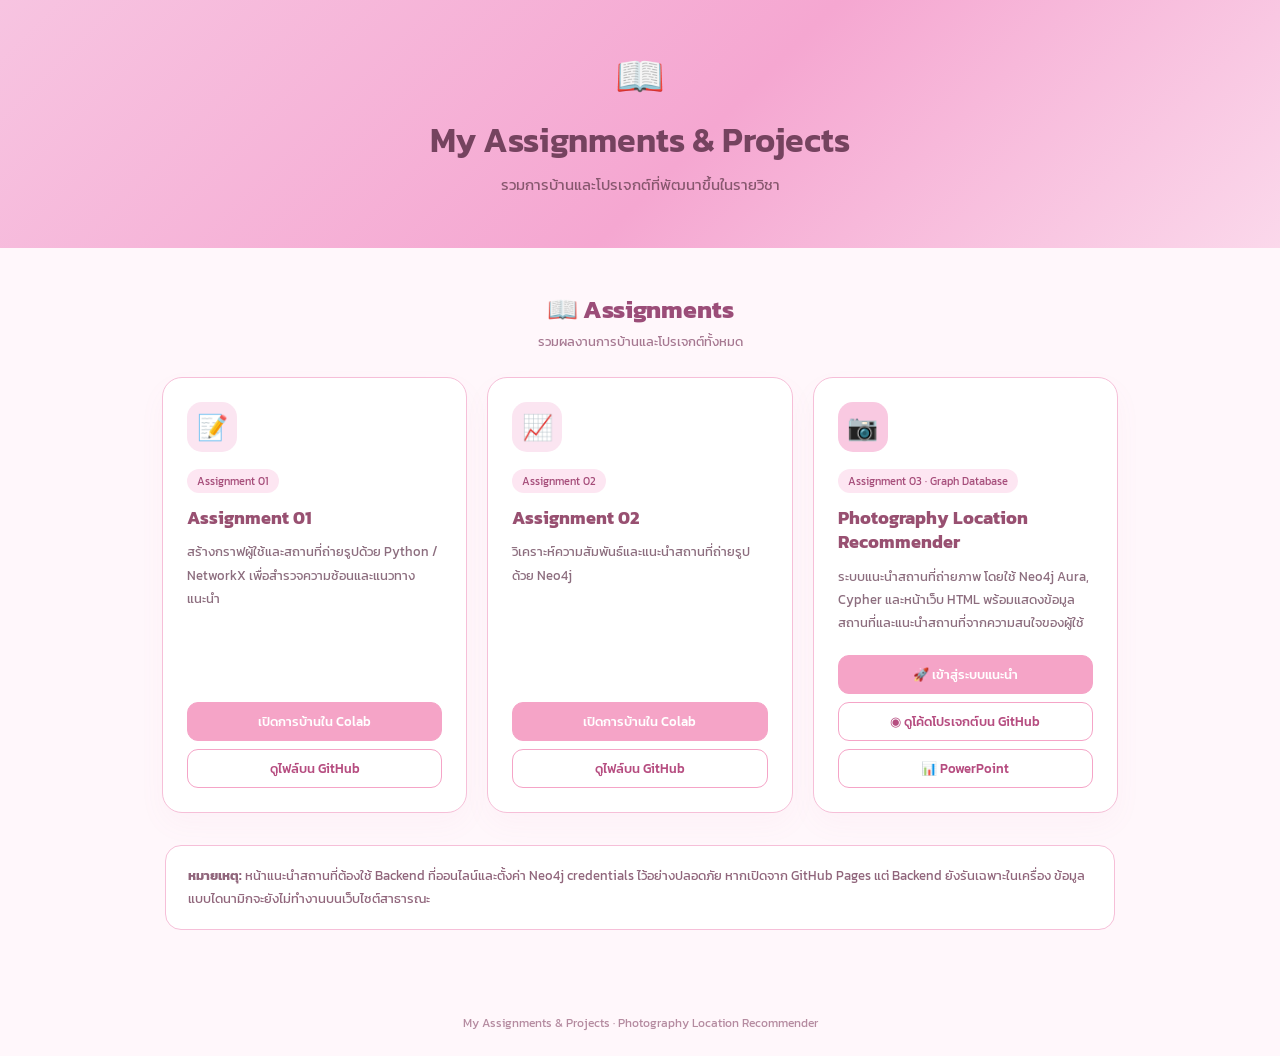
<file: index.html>
<!doctype html>
<html lang="th">
<head>
<meta charset="utf-8"><meta name="viewport" content="width=device-width, initial-scale=1">
<title>Portfolio | ณฐกาญจน์ โพธิ์ทอง 664245008</title>

<meta property="og:title" content="Portfolio | ณฐกาญจน์ โพธิ์ทอง 664245008">
<meta property="og:description" content="My Assignments & Projects | Photography Location Recommender">
<meta property="og:url" content="https://natakan-twui.github.io/Photography1/">
<meta property="og:type" content="website">
<link rel="preconnect" href="https://fonts.googleapis.com">
<link href="https://fonts.googleapis.com/css2?family=Kanit:wght@300;400;500;600;700&family=Prompt:wght@300;400;500;600&display=swap" rel="stylesheet">
<style>
:root{--pink:#f5a4c7;--pink2:#f9c9e1;--dark:#75435f;--text:#80566c;--line:#f6bfd8;--pale:#fff7fb;--hot:#d96e9e}*{box-sizing:border-box}body{margin:0;background:var(--pale);font-family:'Kanit',sans-serif;color:var(--dark)}.hero{min-height:248px;background:linear-gradient(135deg,#f7c4e1,#f5a7d1 55%,#fbd8eb);display:flex;flex-direction:column;align-items:center;justify-content:center;text-align:center;padding:42px 18px}.book{font-size:40px;line-height:1.2;margin-bottom:15px}.hero h1{font-size:clamp(27px,4vw,34px);margin:0 0 8px;font-weight:600}.hero p{margin:0;color:#87576e;font-size:15px}.wrap{max-width:1000px;margin:42px auto 60px;padding:0 22px}.section-title{text-align:center;margin-bottom:26px}.section-title h2{font-size:25px;margin:0 0 4px;color:#9b4d78}.section-title p{font-size:13px;color:#a67891;margin:0}.cards{display:grid;grid-template-columns:repeat(3,minmax(0,1fr));gap:20px}.card{background:white;border:1px solid var(--line);border-radius:20px;padding:24px;min-height:365px;display:flex;flex-direction:column;box-shadow:0 12px 28px #d779a10b}.ico{width:50px;height:50px;border-radius:15px;background:#fbe5f1;display:grid;place-items:center;font-size:25px;margin-bottom:17px}.tag{align-self:flex-start;background:#fde6f2;color:#a54c79;border-radius:20px;padding:4px 10px;font-size:11px;margin-bottom:13px}.card h3{font-size:18px;line-height:1.35;margin:0 0 10px;color:#985071}.card p{font-size:13px;line-height:1.8;color:#8c6d7e;margin:0 0 20px}.actions{margin-top:auto;display:grid;gap:8px}.btn{display:block;text-align:center;text-decoration:none;border:1px solid var(--pink);border-radius:11px;padding:9px 12px;font-size:13px;font-weight:500;color:#b64d80;background:white}.btn.primary{background:var(--pink);color:white;border-color:var(--pink)}.btn.primary:hover{background:var(--hot)}.btn:hover{transform:translateY(-1px)}.notice{margin:32px auto 0;max-width:950px;border:1px solid var(--line);background:white;border-radius:16px;padding:18px 22px;font-size:13px;line-height:1.8;color:#90657b}footer{text-align:center;padding:24px 16px;color:#b58ba0;font-size:12px}@media(max-width:800px){.cards{grid-template-columns:repeat(2,minmax(0,1fr))}}@media(max-width:560px){.cards{grid-template-columns:1fr}.card{min-height:unset}.hero{min-height:220px}.wrap{margin-top:30px}}
</style></head>
<body>
<header class="hero"><div class="book" aria-hidden="true">📖</div><h1>My Assignments &amp; Projects</h1><p>รวมการบ้านและโปรเจกต์ที่พัฒนาขึ้นในรายวิชา</p></header>
<main class="wrap"><section><div class="section-title"><h2>📖 Assignments</h2><p>รวมผลงานการบ้านและโปรเจกต์ทั้งหมด</p></div>
<div class="cards">
<article class="card"><div class="ico">📝</div><span class="tag">Assignment 01</span><h3>Assignment 01</h3><p>สร้างกราฟผู้ใช้และสถานที่ถ่ายรูปด้วย Python / NetworkX เพื่อสำรวจความซ้อนและแนวทางแนะนำ</p><div class="actions"><a class="btn primary" href="https://colab.research.google.com/drive/1KReQdISRV7UbLXsSTArEgn7hAZqRoPpU?usp=sharing" target="_blank" rel="noopener" aria-label="เปิด Assignment 01 ใน Colab">เปิดการบ้านใน Colab</a><a class="btn" href="https://github.com/natakan-twui/Photography1" target="_blank" rel="noreferrer">ดูไฟล์บน GitHub</a></div></article>
<article class="card"><div class="ico">📈</div><span class="tag">Assignment 02</span><h3>Assignment 02</h3><p>วิเคราะห์ความสัมพันธ์และแนะนำสถานที่ถ่ายรูปด้วย Neo4j</p><div class="actions"><a class="btn primary" href="https://colab.research.google.com/drive/1FpNeX8RRpCtXqLM62FXjcIo51KREeRjw?usp=sharing" target="_blank" rel="noopener" aria-label="เปิด Assignment 02 ใน Colab">เปิดการบ้านใน Colab</a><a class="btn" href="https://github.com/natakan-twui/Photography1" target="_blank" rel="noreferrer">ดูไฟล์บน GitHub</a></div></article>
<article class="card"><div class="ico" style="background:#f9c9e1">📷</div><span class="tag">Assignment 03 · Graph Database</span><h3>Photography Location Recommender</h3><p>ระบบแนะนำสถานที่ถ่ายภาพ โดยใช้ Neo4j Aura, Cypher และหน้าเว็บ HTML พร้อมแสดงข้อมูลสถานที่และแนะนำสถานที่จากความสนใจของผู้ใช้</p><div class="actions"><a class="btn primary" href="./app.html">🚀 เข้าสู่ระบบแนะนำ</a><a class="btn" href="https://github.com/natakan-twui/Photography1" target="_blank" rel="noreferrer">◉ ดูโค้ดโปรเจกต์บน GitHub</a><a class="btn" href="./Photography_Location_Recommender_Presentation.pptx" download>📊 PowerPoint</a></div></article>
</div>
<div class="notice"><strong>หมายเหตุ:</strong> หน้าแนะนำสถานที่ต้องใช้ Backend ที่ออนไลน์และตั้งค่า Neo4j credentials ไว้อย่างปลอดภัย หากเปิดจาก GitHub Pages แต่ Backend ยังรันเฉพาะในเครื่อง ข้อมูลแบบไดนามิกจะยังไม่ทำงานบนเว็บไซต์สาธารณะ</div>
</section></main><footer>My Assignments &amp; Projects · Photography Location Recommender</footer>
</body></html>
</file>
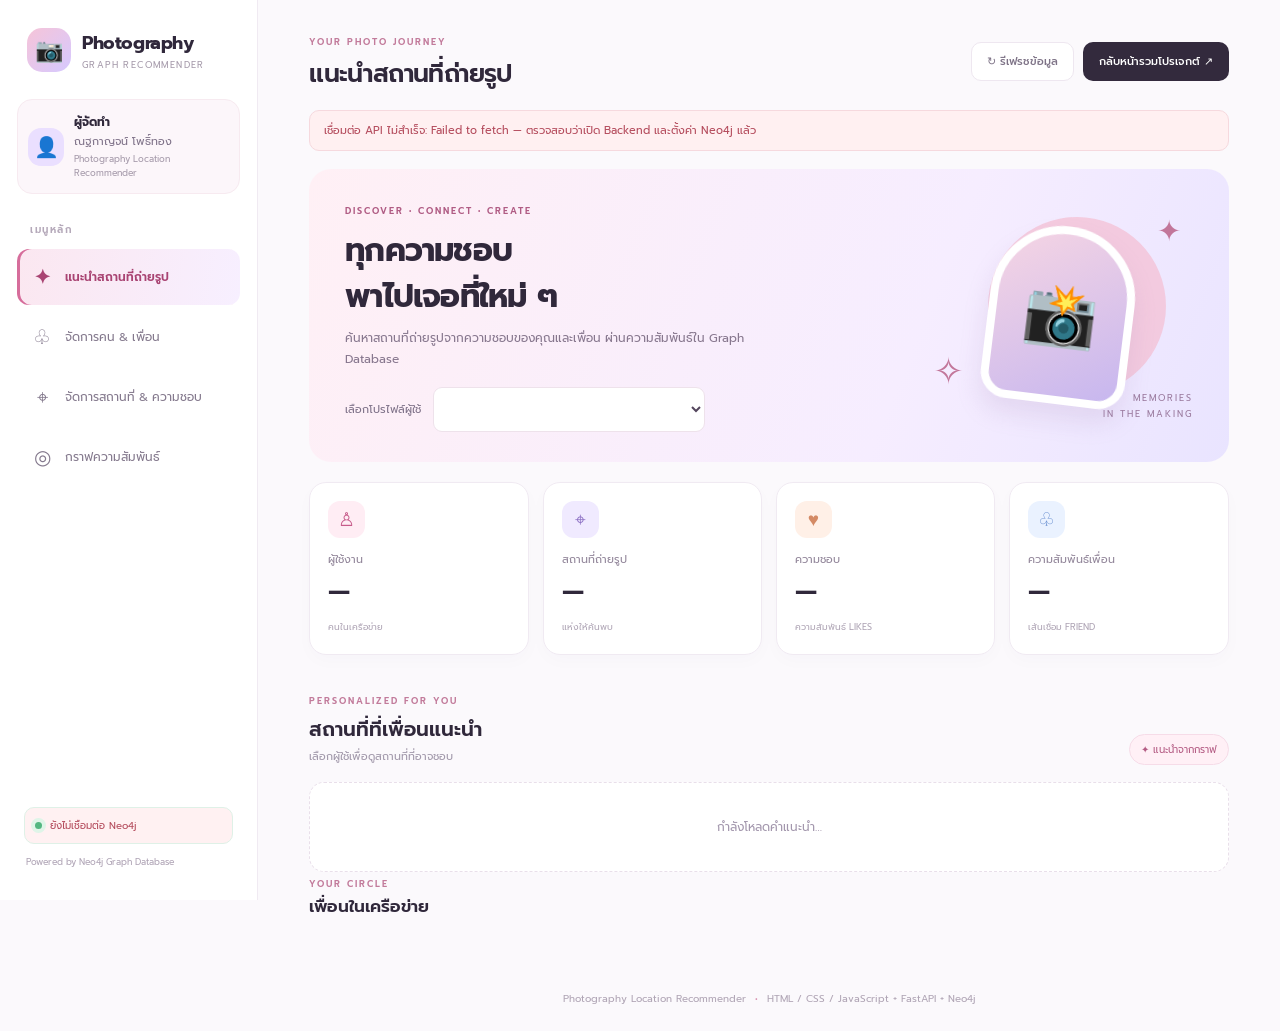
<file: app.html>
<!doctype html>
<html lang="th">
<head>
<meta charset="utf-8"><meta name="viewport" content="width=device-width, initial-scale=1">
<title>Photography Location Recommender</title>
<link rel="preconnect" href="https://fonts.googleapis.com"><link href="https://fonts.googleapis.com/css2?family=Kanit:wght@300;400;500;600;700&family=Prompt:wght@300;400;500;600&display=swap" rel="stylesheet">
<link rel="stylesheet" href="./styles.css">
</head>
<body>
<div class="app-shell">
  <aside class="sidebar">
    <div class="brand"><div class="brand-icon">📷</div><div><strong>Photography</strong><small>GRAPH RECOMMENDER</small></div></div>
    <div class="profile-mini"><div class="avatar">👤</div><div><b>ผู้จัดทำ</b><span>ณฐกาญจน์ โพธิ์ทอง</span><small>Photography Location Recommender</small></div></div>
    <div class="nav-label">เมนูหลัก</div>
    <button class="nav-item active" data-page="dashboard"><span>✦</span> แนะนำสถานที่ถ่ายรูป</button>
    <button class="nav-item" data-page="people"><span>♧</span> จัดการคน & เพื่อน</button>
    <button class="nav-item" data-page="places"><span>⌖</span> จัดการสถานที่ & ความชอบ</button>
    <button class="nav-item" data-page="graph"><span>◎</span> กราฟความสัมพันธ์</button>
    <div class="sidebar-bottom"><div class="db-pill"><span class="pulse"></span><span id="connection-label">กำลังตรวจสอบ Neo4j…</span></div><small>Powered by Neo4j Graph Database</small></div>
  </aside>
  <main class="main">
    <header class="topbar"><div><span class="eyebrow">YOUR PHOTO JOURNEY</span><h1 id="page-title">แนะนำสถานที่ถ่ายรูป</h1></div><div class="top-actions"><button class="btn btn-quiet" id="refresh-btn">↻ รีเฟรชข้อมูล</button><a class="btn btn-dark" href="https://natakan-twui.github.io/Photography/" target="_blank" rel="noreferrer">กลับหน้ารวมโปรเจกต์ ↗</a></div></header>
    <div id="notice" class="notice hidden" role="status"></div>
    <section class="page active" id="page-dashboard">
      <div class="hero-banner"><div class="hero-copy"><span class="hero-tag">DISCOVER • CONNECT • CREATE</span><h2>ทุกความชอบ<br>พาไปเจอที่ใหม่ ๆ</h2><p>ค้นหาสถานที่ถ่ายรูปจากความชอบของคุณและเพื่อน ผ่านความสัมพันธ์ใน Graph Database</p><div class="hero-select"><label for="dash-user">เลือกโปรไฟล์ผู้ใช้</label><select id="dash-user"></select></div></div><div class="hero-art"><div class="sun"></div><div class="art-frame">📸</div><span class="float-star star1">✦</span><span class="float-star star2">✧</span><span class="art-caption">MEMORIES<br>IN THE MAKING</span></div></div>
      <div class="metrics-grid"><div class="metric-card"><div class="metric-icon pink">♙</div><span>ผู้ใช้งาน</span><strong id="metric-users">—</strong><small>คนในเครือข่าย</small></div><div class="metric-card"><div class="metric-icon violet">⌖</div><span>สถานที่ถ่ายรูป</span><strong id="metric-locations">—</strong><small>แห่งให้ค้นพบ</small></div><div class="metric-card"><div class="metric-icon peach">♥</div><span>ความชอบ</span><strong id="metric-likes">—</strong><small>ความสัมพันธ์ LIKES</small></div><div class="metric-card"><div class="metric-icon blue">♧</div><span>ความสัมพันธ์เพื่อน</span><strong id="metric-friends">—</strong><small>เส้นเชื่อม FRIEND</small></div></div>
      <div class="section-heading"><div><span class="eyebrow">PERSONALIZED FOR YOU</span><h2>สถานที่ที่เพื่อนแนะนำ</h2><p id="recommend-subtitle">เลือกผู้ใช้เพื่อดูสถานที่ที่อาจชอบ</p></div><span class="soft-badge">✦ แนะนำจากกราฟ</span></div>
      <div id="recommendations" class="place-grid"><div class="empty-state">กำลังโหลดคำแนะนำ…</div></div>
      <div class="section-heading compact"><div><span class="eyebrow">YOUR CIRCLE</span><h2>เพื่อนในเครือข่าย</h2></div></div><div id="friend-chips" class="friend-list"></div>
    </section>
    <section class="page" id="page-people">
      <div class="page-intro"><span class="eyebrow">PEOPLE & CONNECTIONS</span><h2>จัดการคนและเพื่อน</h2><p>เพิ่มผู้ใช้ สร้างความสัมพันธ์ หรือจัดการข้อมูลที่อยู่ใน Neo4j</p></div>
      <div class="management-grid">
        <div class="panel"><div class="panel-title"><span class="panel-icon">＋</span><div><h3>เพิ่มคนใหม่</h3><p>สร้างโหนด User ในฐานข้อมูล</p></div></div><form id="add-user-form" class="form-stack"><label>ชื่อผู้ใช้<input name="name" placeholder="เช่น Alex" required maxlength="100"></label><button class="btn btn-primary" type="submit">＋ เพิ่มผู้ใช้</button></form></div>
        <div class="panel"><div class="panel-title"><span class="panel-icon lilac">♧</span><div><h3>เพิ่มความสัมพันธ์เพื่อน</h3><p>เชื่อมผู้ใช้สองคนเข้าด้วยกัน</p></div></div><form id="add-friend-form" class="form-stack"><label>ผู้ใช้คนที่ 1<select name="person1" id="friend-one" required></select></label><label>ผู้ใช้คนที่ 2<select name="person2" id="friend-two" required></select></label><button class="btn btn-primary" type="submit">↔ สร้างความสัมพันธ์</button></form></div>
      </div>
      <div class="panel table-panel"><div class="section-heading compact"><div><h2>รายชื่อผู้ใช้</h2><p>ผู้ใช้ทั้งหมดที่บันทึกอยู่ใน Graph</p></div><span class="count-badge" id="people-count">0 คน</span></div><div id="people-table"></div></div>
      <div class="panel table-panel"><div class="section-heading compact"><div><h2>ความสัมพันธ์เพื่อน</h2><p>ลบเส้นความสัมพันธ์ได้โดยไม่ลบผู้ใช้</p></div></div><div id="friend-table"></div></div>
    </section>
    <section class="page" id="page-places">
      <div class="page-intro"><span class="eyebrow">LOCATIONS & LIKES</span><h2>จัดการสถานที่และความชอบ</h2><p>เพิ่มสถานที่พร้อม URL รูปภาพ และบันทึกว่าผู้ใช้ชอบสถานที่ใด</p></div>
      <div class="management-grid">
        <div class="panel"><div class="panel-title"><span class="panel-icon">⌖</span><div><h3>เพิ่มสถานที่</h3><p>ข้อมูลจะถูกบันทึกเป็นโหนด Location</p></div></div><form id="add-location-form" class="form-stack"><label>ชื่อสถานที่<input name="name" placeholder="เช่น สวนเบญจกิติ" required maxlength="200"></label><label>URL รูปภาพ (ถ้ามี)<input name="image" type="url" placeholder="https://example.com/photo.jpg"></label><button class="btn btn-primary" type="submit">＋ เพิ่มสถานที่</button></form></div>
        <div class="panel"><div class="panel-title"><span class="panel-icon peach">♥</span><div><h3>บันทึกสถานที่ที่ชอบ</h3><p>สร้างความสัมพันธ์ User → LIKES → Location</p></div></div><form id="add-like-form" class="form-stack"><label>ผู้ใช้<select id="like-user" name="user" required></select></label><label>สถานที่<select id="like-location" name="location" required></select></label><button class="btn btn-primary" type="submit">♥ บันทึกความชอบ</button></form></div>
      </div>
      <div class="section-heading compact"><div><h2>สถานที่ทั้งหมด</h2><p>เลือกจัดการสถานที่จากรายการด้านล่าง</p></div><span class="count-badge" id="place-count">0 แห่ง</span></div>
      <div id="all-places" class="place-grid admin-grid"></div>
      <div class="panel table-panel"><div class="section-heading compact"><div><h2>ความชอบของผู้ใช้</h2><p>ยกเลิกความสัมพันธ์ LIKES ได้จากรายการ</p></div></div><div id="likes-table"></div></div>
      <div class="panel seed-panel"><div><h3>ข้อมูลตัวอย่างสำหรับเริ่มต้น</h3><p>เพิ่มผู้ใช้ 10 คน สถานที่ 10 แห่ง และความสัมพันธ์ตัวอย่าง โดยไม่ลบข้อมูลที่มีอยู่</p></div><button id="seed-btn" class="btn btn-outline">เพิ่มข้อมูลตัวอย่าง</button></div>
    </section>
    <section class="page" id="page-graph">
      <div class="page-intro"><span class="eyebrow">GRAPH EXPLORER</span><h2>กราฟความสัมพันธ์</h2><p>ดูความเชื่อมโยงระหว่างผู้ใช้ สถานที่ และความชอบที่บันทึกใน Neo4j</p></div>
      <div class="panel graph-panel"><div class="graph-toolbar"><div><h3>Relationship map</h3><p>เส้นสีชมพู = FRIEND · เส้นสีม่วง = LIKES</p></div><label>แสดงเครือข่าย<select id="graph-user"></select></label></div><div id="graph-canvas" class="graph-canvas"><div class="empty-state">กำลังสร้างกราฟ…</div></div><div class="graph-legend"><span><i class="legend-dot user-dot"></i>ผู้ใช้ (User)</span><span><i class="legend-dot place-dot"></i>สถานที่ (Location)</span><span><i class="legend-line friend-line"></i>FRIEND</span><span><i class="legend-line like-line"></i>LIKES</span></div></div>
    </section>
    <footer>Photography Location Recommender <span>•</span> HTML / CSS / JavaScript + FastAPI + Neo4j</footer>
  </main>
</div>
<div id="confirm-modal" class="modal hidden"><div class="modal-card"><div class="modal-icon">!</div><h3 id="modal-title">ยืนยันการลบ</h3><p id="modal-message">ต้องการลบรายการนี้หรือไม่</p><div class="modal-actions"><button class="btn btn-quiet" id="modal-cancel">ยกเลิก</button><button class="btn btn-danger" id="modal-confirm">ยืนยันลบ</button></div></div></div>
<script src="./app.js"></script>
</body></html>
</file>
<file: styles.css>
*{box-sizing:border-box} :root{--ink:#30283b;--muted:#91899b;--pink:#d86f9b;--pink-dark:#b64e7d;--pink-light:#fff0f6;--lilac:#e9e3ff;--line:#eee9f1;--bg:#fbf9fc;--white:#fff;--shadow:0 14px 40px rgba(69,43,78,.06)} body{margin:0;background:var(--bg);font-family:'Prompt','Kanit',sans-serif;color:var(--ink);font-size:14px}button,input,select{font:inherit}button{cursor:pointer}.app-shell{display:flex;min-height:100vh}.sidebar{width:258px;flex:0 0 258px;background:#fff;border-right:1px solid #f0eaf2;padding:28px 17px 20px;display:flex;flex-direction:column;position:sticky;top:0;height:100vh}.brand{display:flex;align-items:center;gap:11px;padding:0 10px 27px}.brand-icon{width:44px;height:44px;display:grid;place-items:center;background:linear-gradient(135deg,#f6c4d8,#d6c9ff);border-radius:15px;font-size:23px}.brand strong{display:block;font-size:18px;letter-spacing:-.4px}.brand small{display:block;font-size:9px;color:#a79cac;letter-spacing:1.4px;margin-top:1px}.profile-mini{display:flex;gap:10px;align-items:center;background:#fcf6fa;border:1px solid #f7eaf0;border-radius:15px;padding:13px 10px;margin-bottom:28px}.avatar{height:38px;width:38px;border-radius:13px;background:#eadfff;display:grid;place-items:center;font-size:20px}.profile-mini b,.profile-mini span,.profile-mini small{display:block}.profile-mini b{font-size:12px}.profile-mini span{font-size:11px;color:#7e7188;margin:2px 0}.profile-mini small{font-size:9px;color:#a79cac}.nav-label{font-size:10px;letter-spacing:1.6px;color:#b5a9ba;font-weight:600;padding:0 13px 10px}.nav-item{border:0;background:transparent;color:#84798d;text-align:left;padding:13px 14px;border-radius:12px;margin:2px 0;display:flex;align-items:center;gap:12px;font-size:12px;transition:.2s}.nav-item span{font-size:20px;width:22px;text-align:center}.nav-item:hover{background:#fff5f9;color:var(--pink-dark)}.nav-item.active{background:linear-gradient(100deg,#fbe7f0,#f7efff);color:#a94473;font-weight:600;box-shadow:inset 3px 0 #d66d9b}.sidebar-bottom{margin-top:auto;padding:12px 7px 0}.db-pill{display:flex;gap:8px;align-items:center;background:#f4fbf7;border:1px solid #dff1e7;border-radius:10px;padding:10px;font-size:10px;color:#54866c}.pulse{height:7px;width:7px;background:#53b781;border-radius:50%;box-shadow:0 0 0 4px #dff5e8}.sidebar-bottom>small{display:block;color:#b1a6b7;font-size:9px;padding:11px 2px}.main{min-width:0;flex:1;padding:30px clamp(20px,4vw,58px) 20px;max-width:1800px;margin:auto}.topbar{display:flex;justify-content:space-between;align-items:center;gap:18px;margin-bottom:26px}.eyebrow{font-size:9px;font-weight:600;letter-spacing:2px;color:#c27b9b}.topbar h1{font-size:25px;margin:4px 0 0;font-weight:600;letter-spacing:-.6px}.top-actions{display:flex;gap:9px;align-items:center}.btn{border:1px solid transparent;border-radius:10px;padding:10px 15px;font-size:11px;font-weight:500;display:inline-flex;align-items:center;justify-content:center;gap:6px;text-decoration:none;white-space:nowrap;transition:.18s}.btn:hover{transform:translateY(-1px)}.btn-primary{background:linear-gradient(135deg,#d66f9c,#bd5f91);color:#fff;box-shadow:0 6px 14px #d66f9c2a}.btn-dark{background:#332a3d;color:white}.btn-quiet{background:#fff;border-color:#eee7f0;color:#7d7286}.btn-outline{background:#fff;border-color:#d9b3c5;color:#ae5a80}.btn-danger{background:#c74f68;color:white}.hero-banner{border-radius:22px;background:linear-gradient(112deg,#fff0f5 0%,#f6edff 65%,#e9e4ff 100%);padding:30px 36px;min-height:275px;display:flex;justify-content:space-between;overflow:hidden;position:relative}.hero-copy{max-width:570px;position:relative;z-index:1}.hero-tag{font-size:9px;letter-spacing:2px;color:#b05c84;font-weight:600}.hero-banner h2{font-size:32px;line-height:1.45;margin:8px 0 7px;letter-spacing:-.8px}.hero-banner p{color:#87778e;max-width:450px;line-height:1.8;font-size:12px;margin:0 0 16px}.hero-select{display:flex;align-items:center;gap:12px;max-width:360px}.hero-select label{font-size:11px;color:#7e7188;white-space:nowrap}.hero-select select{flex:1}.hero-art{width:265px;min-width:220px;position:relative;display:grid;place-items:center}.sun{position:absolute;width:178px;height:178px;border-radius:50%;background:#f4c1d4;right:27px;top:18px;opacity:.75}.art-frame{position:relative;z-index:1;width:145px;height:178px;border:8px solid #fff;border-radius:75px 75px 28px 28px;background:linear-gradient(150deg,#f6d5e3,#c7b7ef);display:grid;place-items:center;font-size:60px;transform:rotate(7deg);box-shadow:0 14px 25px #9c78a92a}.float-star{position:absolute;color:#c2769a}.star1{font-size:29px;right:12px;top:10px}.star2{font-size:37px;left:5px;bottom:32px}.art-caption{position:absolute;right:0;bottom:10px;color:#9b7b9f;font-size:9px;letter-spacing:2px;line-height:1.8;text-align:right}.hero-select select,.form-stack input,.form-stack select,.graph-toolbar select{border:1px solid #eee2eb;background:#fff;border-radius:9px;padding:10px 12px;color:#54465d;outline:none;min-width:0}.metrics-grid{display:grid;grid-template-columns:repeat(4,minmax(0,1fr));gap:14px;margin:20px 0 34px}.metric-card{background:#fff;border:1px solid #f0eaf2;border-radius:17px;padding:18px;box-shadow:0 6px 18px #48305005;position:relative}.metric-icon{width:37px;height:37px;display:grid;place-items:center;border-radius:12px;font-size:19px;margin-bottom:13px}.metric-icon.pink{background:#ffedf4;color:#c75b8a}.metric-icon.violet{background:#f0eaff;color:#8c70c4}.metric-icon.peach{background:#fff0e7;color:#d48a65}.metric-icon.blue{background:#eaf2ff;color:#688ed0}.metric-card>span{display:block;font-size:11px;color:#92869a}.metric-card strong{display:block;font-size:28px;margin:2px 0;font-weight:600}.metric-card small{color:#b0a6b6;font-size:9px}.section-heading{display:flex;align-items:end;justify-content:space-between;gap:15px;margin:0 0 17px}.section-heading h2{font-size:20px;margin:4px 0;font-weight:600}.section-heading p{margin:0;color:#a198aa;font-size:11px}.soft-badge,.count-badge{background:#fff0f6;color:#b45c84;border:1px solid #f6dce8;border-radius:30px;padding:7px 11px;font-size:10px;white-space:nowrap}.place-grid{display:grid;grid-template-columns:repeat(3,minmax(0,1fr));gap:16px}.place-card{border:1px solid #eee8f0;background:#fff;border-radius:17px;overflow:hidden;box-shadow:0 8px 24px #45314d06;min-width:0}.place-image{height:160px;position:relative;background:linear-gradient(135deg,#f5d9e6,#dcd5f5);overflow:hidden}.place-image img{height:100%;width:100%;object-fit:cover;display:block;transition:transform .4s}.place-card:hover .place-image img{transform:scale(1.04)}.place-rank{position:absolute;left:12px;top:12px;background:#ffffffdf;backdrop-filter:blur(8px);padding:5px 9px;border-radius:30px;font-size:10px;color:#9c5478}.place-content{padding:15px}.place-content h3{margin:0 0 7px;font-size:14px}.place-content p{color:#9b90a2;font-size:10px;line-height:1.7;margin:0 0 11px}.friend-tags{display:flex;gap:5px;flex-wrap:wrap}.friend-tag{background:#faf0f6;color:#b25b83;border-radius:7px;padding:5px 7px;font-size:9px}.empty-state{padding:35px 20px;text-align:center;color:#a397ad;border:1px dashed #e9dfea;border-radius:15px;background:#fff;font-size:12px;grid-column:1/-1}.friend-list{display:flex;gap:9px;flex-wrap:wrap;margin-bottom:30px}.friend-chip{display:flex;align-items:center;gap:8px;background:white;border:1px solid #eee8f0;padding:8px 13px;border-radius:12px;font-size:11px}.friend-chip .avatar{width:27px;height:27px;font-size:14px;border-radius:9px}.page{display:none}.page.active{display:block}.page-intro{margin:5px 0 22px}.page-intro h2{font-size:25px;margin:4px 0}.page-intro p{font-size:12px;color:#978b9f;margin:0}.management-grid{display:grid;grid-template-columns:repeat(2,minmax(0,1fr));gap:16px;margin-bottom:20px}.panel{background:#fff;border:1px solid #eee8f0;border-radius:17px;padding:21px;margin-bottom:18px;box-shadow:0 7px 22px #48305004;min-width:0}.panel-title{display:flex;gap:12px;align-items:center;margin-bottom:18px}.panel-icon{width:39px;height:39px;display:grid;place-items:center;background:#ffeaf3;color:#bc5d88;border-radius:12px;font-size:20px}.panel-icon.lilac{background:#f0eaff;color:#8b70c0}.panel-icon.peach{background:#fff0e6;color:#d18b66}.panel-title h3,.graph-toolbar h3{margin:0 0 3px;font-size:14px}.panel-title p,.graph-toolbar p{margin:0;font-size:10px;color:#a398ab}.form-stack{display:flex;flex-direction:column;gap:13px}.form-stack label{display:flex;flex-direction:column;gap:7px;font-size:11px;color:#786c83}.form-stack input,.form-stack select{width:100%;font-size:11px}.form-stack .btn{align-self:flex-start;margin-top:2px}.table-panel{padding:22px}.compact{margin-bottom:14px}.compact h2{font-size:17px;margin:0 0 3px}.compact p{font-size:10px}.table-wrap{overflow:auto}table{width:100%;border-collapse:collapse;font-size:11px}th{text-align:left;background:#fcf8fb;color:#9c8ea3;font-weight:500;padding:12px}td{padding:12px;border-bottom:1px solid #f2edf3;color:#64596d}tr:last-child td{border-bottom:0}.table-actions{display:flex;gap:6px;flex-wrap:wrap}.mini-btn{border:1px solid #eee3ed;background:#fff;border-radius:7px;padding:6px 8px;color:#aa5c80;font-size:10px}.mini-btn.danger{color:#c45368}.seed-panel{display:flex;align-items:center;justify-content:space-between;gap:18px;background:linear-gradient(100deg,#fff5f8,#f7f2ff)}.seed-panel h3{font-size:14px;margin:0 0 4px}.seed-panel p{font-size:10px;color:#998ca3;margin:0;line-height:1.7}.admin-grid{margin-bottom:22px}.admin-grid .place-image{height:125px}.admin-grid .place-content{padding:12px}.admin-grid .place-content h3{font-size:12px}.admin-grid .btn{margin-top:10px;width:100%}.graph-panel{padding:20px}.graph-toolbar{display:flex;justify-content:space-between;align-items:center;gap:14px;margin-bottom:15px}.graph-toolbar label{display:flex;align-items:center;gap:9px;color:#92859a;font-size:10px}.graph-toolbar select{font-size:11px}.graph-canvas{height:570px;overflow:hidden;border-radius:14px;border:1px solid #f1ebf3;background:radial-gradient(ellipse at center,#fff 0%,#fbf8fd 100%);position:relative}.graph-canvas svg{width:100%;height:100%;display:block}.graph-legend{display:flex;gap:18px;flex-wrap:wrap;padding:16px 4px 0;color:#90849a;font-size:10px}.graph-legend span{display:flex;align-items:center;gap:7px}.legend-dot{width:10px;height:10px;border-radius:50%}.user-dot{background:#d66f9c}.place-dot{background:#9a83d6}.legend-line{width:19px;height:2px;display:inline-block}.friend-line{background:#e9a3c1}.like-line{background:#a895dc}footer{text-align:center;color:#b0a5b5;font-size:10px;padding:25px 0 5px}footer span{color:#d78eac;margin:0 5px}.notice{border-radius:10px;padding:11px 14px;font-size:11px;margin:-9px 0 18px}.notice.success{background:#edf9f1;color:#44805c;border:1px solid #d6efdf}.notice.error{background:#fff0f1;color:#b44b5c;border:1px solid #f6d9de}.notice.info{background:#f2edff;color:#7e65b4;border:1px solid #e5dcff}.hidden{display:none!important}.modal{position:fixed;inset:0;background:#2e203c70;display:grid;place-items:center;padding:20px;z-index:10}.modal-card{background:#fff;border-radius:20px;padding:26px;max-width:390px;width:100%;text-align:center;box-shadow:0 25px 80px #21172c40}.modal-icon{height:44px;width:44px;margin:auto;background:#fff0f3;color:#c65370;border-radius:50%;display:grid;place-items:center;font-size:20px}.modal-card h3{font-size:17px;margin:13px 0 6px}.modal-card p{font-size:11px;color:#9a8ea1;line-height:1.8}.modal-actions{display:flex;justify-content:center;gap:8px;margin-top:20px}@media(max-width:1100px){.sidebar{width:225px;flex-basis:225px}.main{padding:24px}.place-grid{grid-template-columns:repeat(2,minmax(0,1fr))}.hero-art{min-width:175px;width:190px}.metrics-grid{gap:9px}.metric-card{padding:14px}}@media(max-width:780px){.app-shell{display:block}.sidebar{position:relative;width:100%;height:auto;padding:13px;display:block;border-right:0;border-bottom:1px solid #eee}.brand{padding:0 5px 12px}.profile-mini,.nav-label,.sidebar-bottom{display:none}.sidebar .nav-item{display:inline-flex;width:auto;margin:3px 2px;padding:9px 10px;font-size:10px}.nav-item span{font-size:16px;width:auto}.main{padding:20px 14px}.topbar{align-items:flex-start;flex-direction:column}.topbar h1{font-size:22px}.top-actions{flex-wrap:wrap}.hero-banner{padding:23px;min-height:unset}.hero-banner h2{font-size:26px}.hero-art{display:none}.metrics-grid{grid-template-columns:repeat(2,minmax(0,1fr));margin:15px 0 25px}.metric-card strong{font-size:24px}.place-grid,.management-grid{grid-template-columns:1fr}.place-image{height:190px}.section-heading{align-items:flex-start}.soft-badge{display:none}.graph-canvas{height:420px}.graph-toolbar{align-items:flex-start;flex-direction:column}.seed-panel{align-items:flex-start;flex-direction:column}}
</file>
